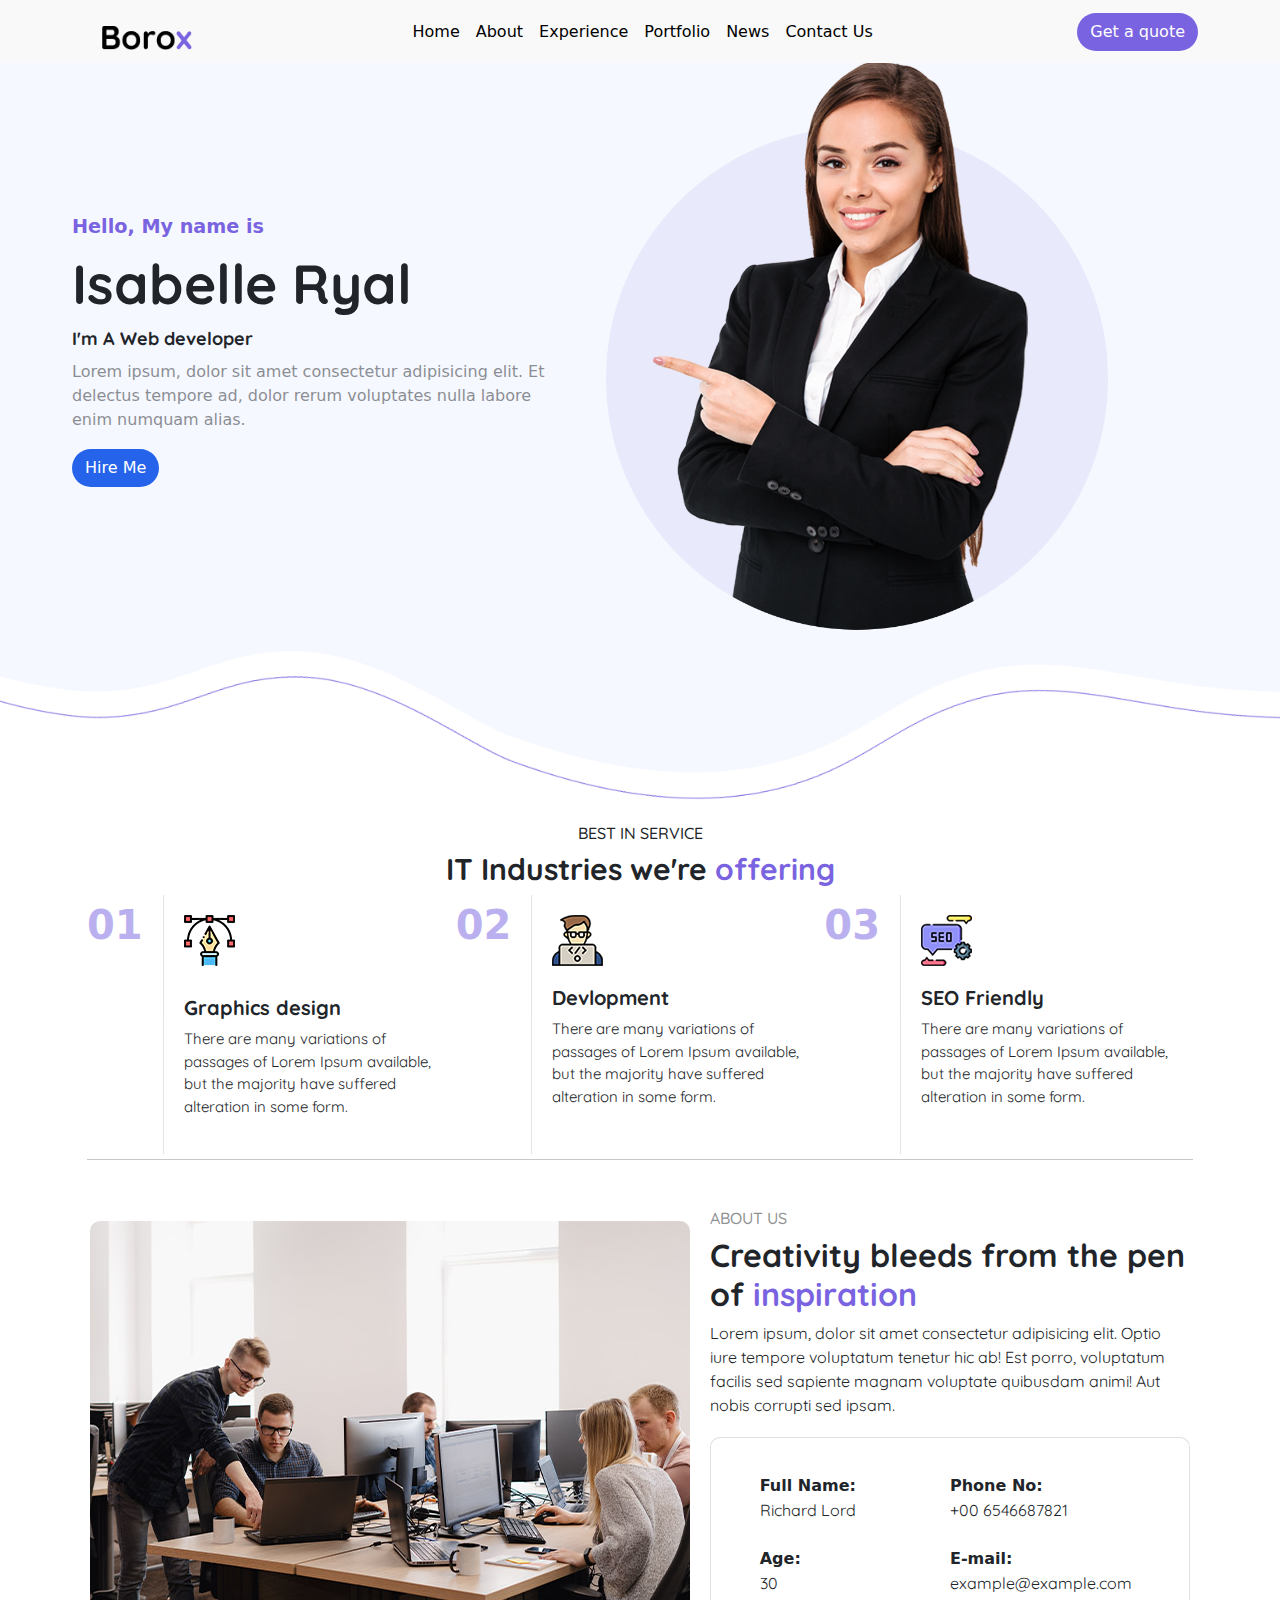
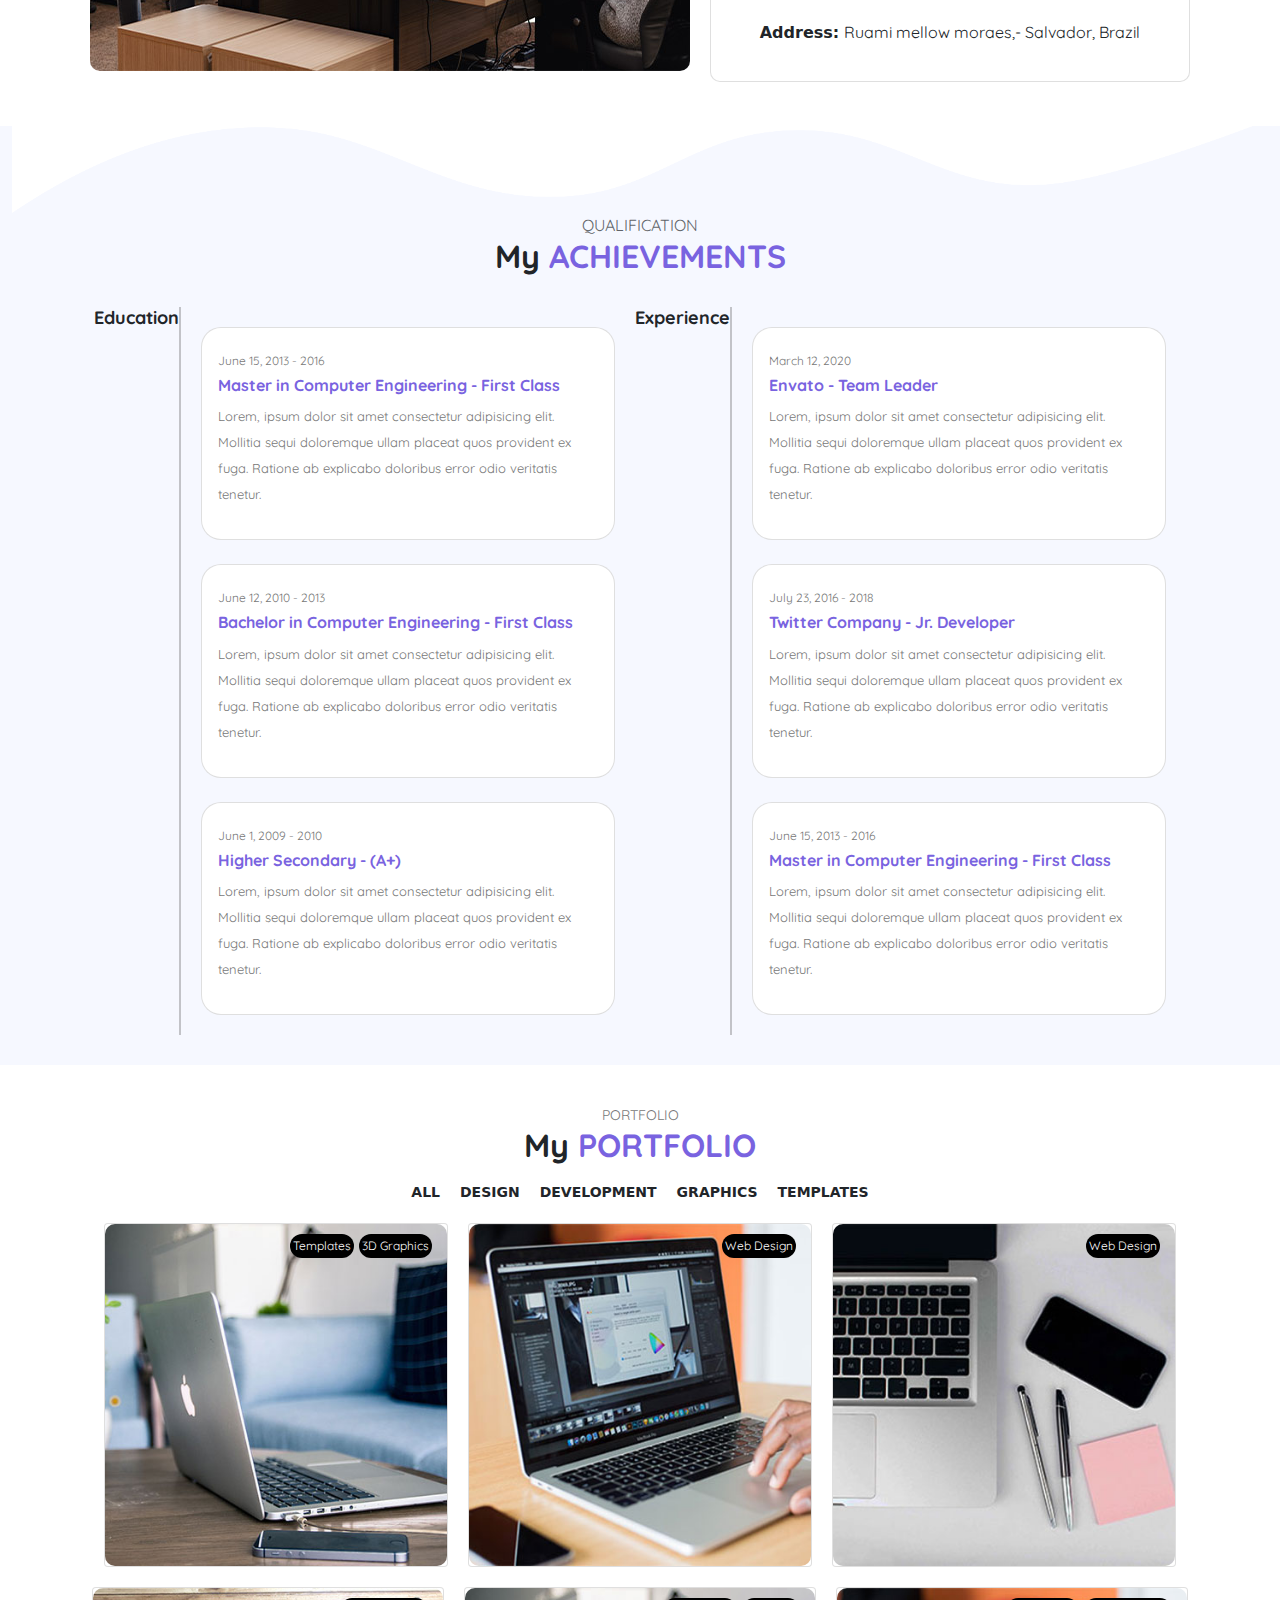
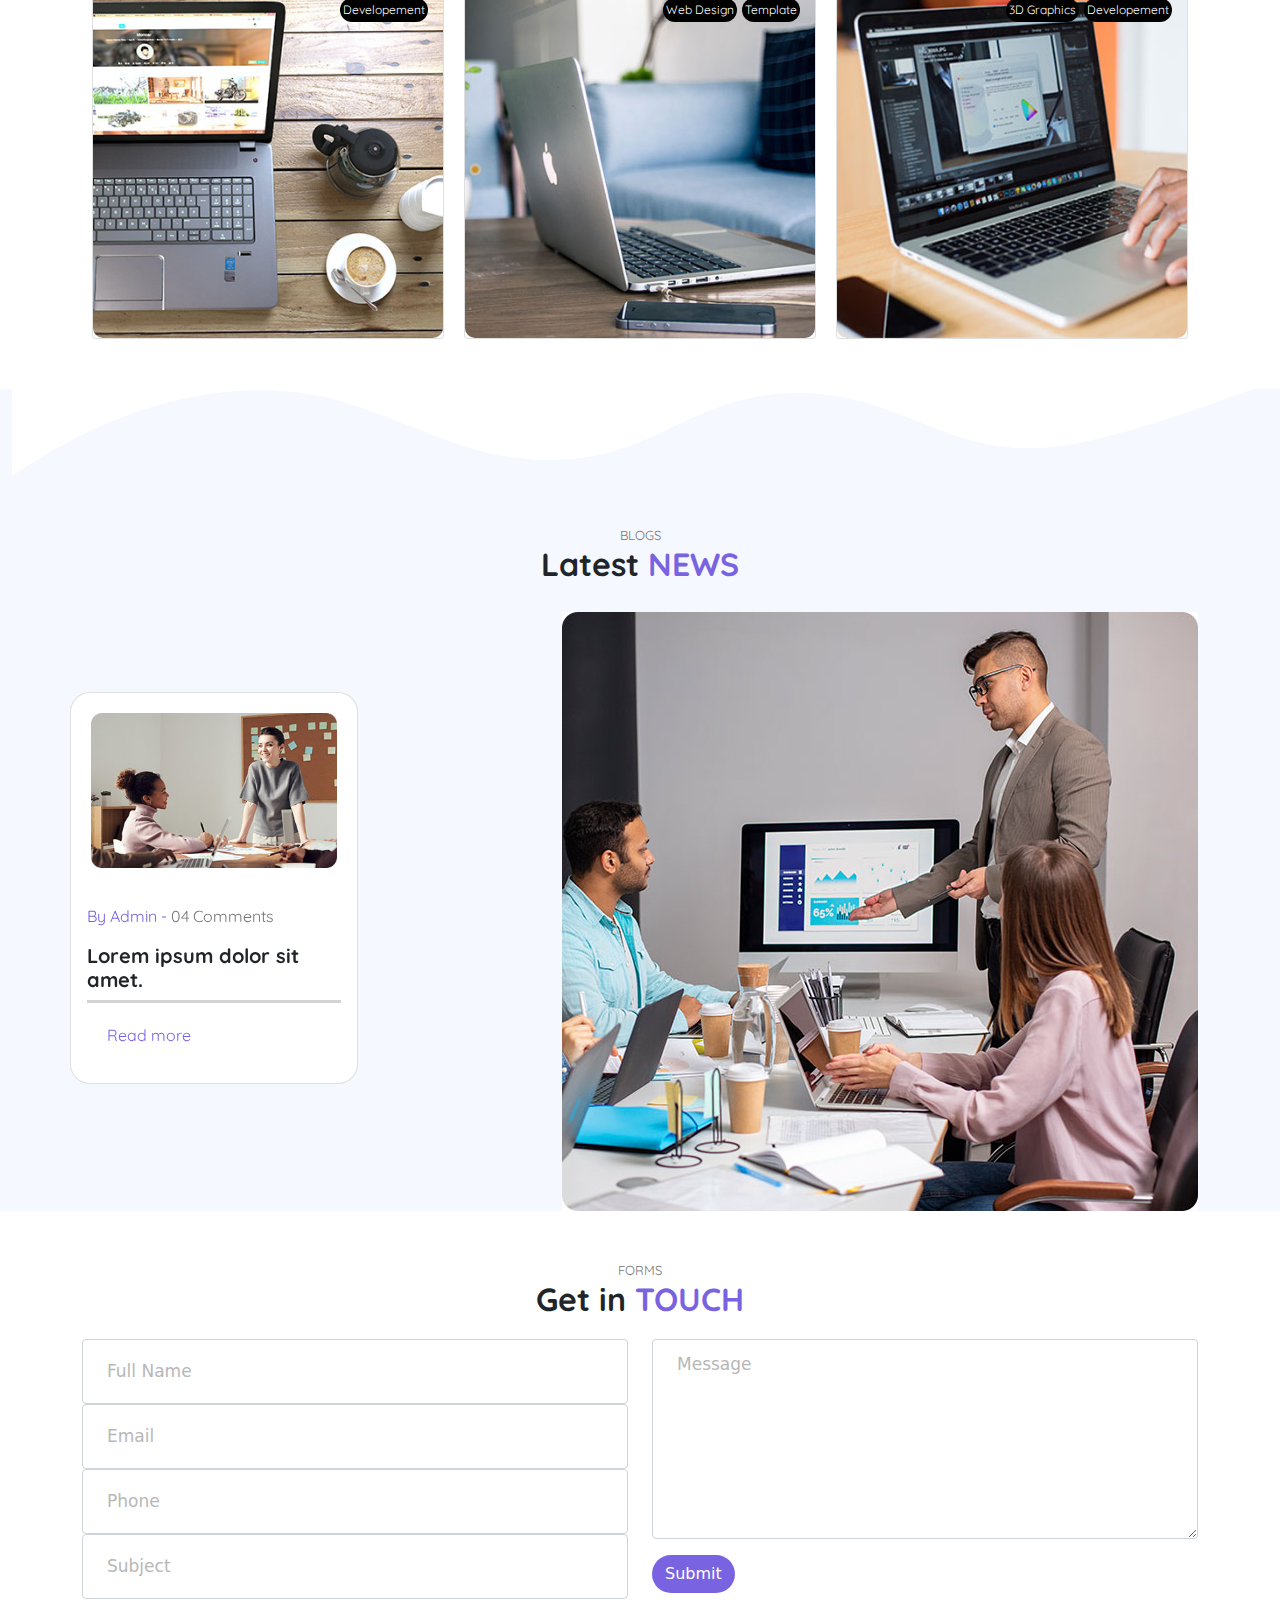
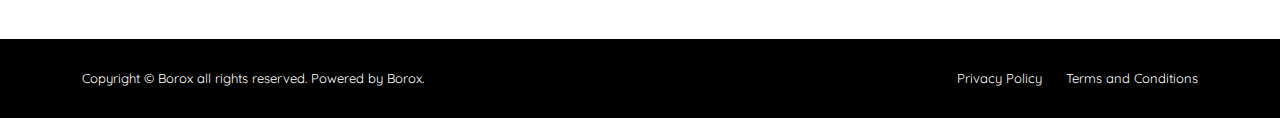
<file: homepage.html>
<!DOCTYPE html>
<html lang="en">
<head>
    <meta charset="UTF-8">
    <meta name="viewport" content="width=device-width, initial-scale=1.0">
    <link rel="stylesheet" href="/css/bootstrap.css">
    <link rel="stylesheet" href="homepage.css">

    <!--font-->
    <link rel="preconnect" href="https://fonts.googleapis.com">
<link rel="preconnect" href="https://fonts.gstatic.com" crossorigin>
<link href="https://fonts.googleapis.com/css2?family=Kenia&family=Poppins:wght@300&family=Quicksand:wght@600&display=swap" rel="stylesheet">

  <!--montezerra-->
  <link rel="preconnect" href="https://fonts.googleapis.com">
<link rel="preconnect" href="https://fonts.gstatic.com" crossorigin>
<link href="https://fonts.googleapis.com/css2?family=Kenia&family=Montserrat:wght@100&family=Poppins:wght@300&family=Quicksand:wght@600&display=swap" rel="stylesheet">

    <title>Homepage</title>
</head>

<body class="background-color: rgb(246 248 255 / var(--tw-bg-opacity))">

    <header>
        <!--navigation bar-->
        <nav class="navbar navbar-expand-lg bg-body-tertiary fixed-top" style="background-color: rgb(249, 249, 249);">
          <div class="container">
            <a class="navbar-brand" href="#">
              <img src="./logo borox.png" alt="Logo" width="90" height="24" class="d-inline-block align-text-top">
            </a>
            <button class="navbar-toggler" type="button" data-bs-toggle="collapse" data-bs-target="#navbarNav" aria-controls="navbarNav" aria-expanded="false" aria-label="Toggle navigation">
              <span class="navbar-toggler-icon"></span>
            </button>
            <div class="collapse navbar-collapse" id="navbarNav">
              <ul class="navbar-nav">
                <li class="nav-item">
                  <a class="nav-link active" aria-current="page" href="#home">Home</a>
                </li>
                <li class="nav-item">
                  <a class="nav-link" href="#about">About</a>
                </li>
                <li class="nav-item">
                  <a class="nav-link" href="#experience">Experience</a>
                </li>
                <li class="nav-item">
                  <a class="nav-link" href="#portfolio">Portfolio</a>
                </li>
                <li class="nav-item">
                  <a class="nav-link" href="#news">News</a>
                </li>
                <li class="nav-item">
                  <a class="nav-link" href="#contact">Contact Us</a>
                </li>  
              </ul>
            </div>

            <!-- navbar button-->
            <div class="ml-auto">
              <button type="button" class="btn btn-pill btn-get-quote" style="--bs-btn-padding-y: .25rem; --bs-btn-padding-x: .5rem; --bs-btn-font-size: .75rem;">
                  Get a quote
              </button>
            </div>
          </div>
        </nav>
      </header>
      <main>
        <!--home content-->
        <div style="background-color: #f6f8ff;">
        <div class="container txt-img-container" id="home" style="margin-left: 20px; line-height: 2.5;">
          <div class="container txt-container">
          <span style="color:#7963e0; font-weight: bold; font-size: larger;">Hello, My name is</span>
          <br>
          <h1 class="isa-style" style="font-size: 55px;">Isabelle Ryal</h1>
          <h2 class="isa-style" style="font-size: large; line-height: 1.5;">I'm A Web developer</h2>
          <p class="text-wrap" style="line-height: 1.5; color: light; opacity: 0.5;">Lorem ipsum, dolor sit amet consectetur adipisicing elit. Et delectus tempore ad, dolor rerum voluptates nulla labore enim numquam alias.</p>
          <button type="button" class="btn btn-custom">Hire Me</button>
        </div>
          <div class="img-container">
            <img src="./girl.png" style="max-width: 100%;" class="girl" alt="">
          </div>
        </div>
        <img src="./hero-shape.png" style="max-width: 100%;" alt="">
      </div>
        
        <br>

        <!-- the second part of the homepage -->
        <!-- headings -->
        <section>
          <div class="container">
            <h6 class="mont" style="text-align: center;">BEST IN SERVICE</h6>
            <h2 style="text-align: center; font-size: 30px;" class="isa-style">IT Industries we're <span style="color: #7963e0;" class="isa-style">offering</span></h2> 

            <!-- box elements -->
            <div class="section">
                <div class="num">01</div>
                <div class="box">
                  <img src="./graphic icon 1.png" alt="">
                    <div style="margin-top: 20px;">
                      <h2 class="isa-style" style="font-size: 20px;">Graphics design</h2>
                      <p class="mont" style="font-size: 15px;">There are many variations of passages of Lorem Ipsum available, but the majority have suffered alteration in some form.</p>
                    </div>
                </div>
          
              <div class="num">02</div>
              <div class="box">
                  <img src="./mancom icon 2.png" alt="">
                  <div style="margin-top: 10px;">
                    <h2 class="isa-style" style="font-size: 20px;">Devlopment</h2>
                    <p class="mont" style="font-size: 15px;">There are many variations of passages of Lorem Ipsum available, but the majority have suffered alteration in some form.</p>
                  </div>
              </div>
          
              <div class="num">03</div>
              <div class="box">
                 <img src="./seo icon 3.png" alt="">
                  <div style="margin-top: 10px;">
                  <h2 class="isa-style" style="font-size: 20px;">SEO Friendly</h2>
                  <p class="mont" style="font-size: 15px;">There are many variations of passages of Lorem Ipsum available, but the majority have suffered alteration in some form.</p>
                  </div>
              </div>
          </div>

          </div>
        </section>
        <br>
        <section id="about" class="container rounded-section">
          <img src="./people.jpg" id="peeps" style="max-width: 100%;" alt="people" class="rounded-image"><br>
          <div class="text-content">
              <h6 class="mont" style="text-align: left; opacity: 0.5;">ABOUT US</h6>
              <h2 class="isa-style">Creativity bleeds from the pen of <span style="color: #7963e0;">inspiration</span></h2>
              <p class="mont">Lorem ipsum, dolor sit amet consectetur adipisicing elit. Optio iure tempore voluptatum tenetur hic ab! Est porro, voluptatum facilis sed sapiente magnam voluptate quibusdam animi! Aut nobis corrupti sed ipsam.</p>
      
              <!-- card -->
              <div class="card custom-card rounded-section">
                  <div class="card-body">
                      <div class="custom-flex">
                          <div class="left-section">
                              <div>
                                  <span style="font-weight: bolder;">Full Name:</span> <br>
                                  <span class="mont">Richard Lord</span>
                              </div>
                              <br>
                              <div>
                                  <span style="font-weight: bolder;">Age:</span> <br>
                                  <span class="mont">30</span>
                              </div>
                              <br>
                          </div>
                          <div class="right-section">
                              <div>
                                  <span style="font-weight: bolder;">Phone No:</span> <br>
                                  <span class="mont">+00 6546687821</span>
                              </div>
                              <br>
                              <div>
                                  <span style="font-weight: bolder;">E-mail:</span>
                                  <span class="mont">example@example.com</span>
                              </div>
                              <br>
                          </div>
                          
                      </div>
                      <div>
                        <span style="font-weight: bolder;">Address:</span>
                              <span class="mont">Ruami mellow moraes,- Salvador, Brazil</span>
                      </div>
                  </div>
              </div>
          </div>
      </section>
      <br>

      <!-- Experience -->
<section class="container-fluid" style="background-color: #f6f8ff; position: relative;">
  <img src="./bg-shape.png" style="max-width: 100%;" alt="">

  <div class="container" >
    <span class="center-container mont" style="opacity: 0.7;">QUALIFICATION</span>
    <h2 class="isa-style" style="text-align: center;">My <span class="isa-style" style="color: #7963e0; text-transform: uppercase;">achievements</span></h2>
    <br>

    <!-- grid -->
    <!-- right part -->
    <div class="container custom-flex" id="experience" style="padding-bottom: 30px;">
      <!-- part right -->
      <h2 class="isa-style" style="font-size: large;">Education</h2> <br>
      <div class="dived">
        <div class="card round">
          <div class="card-body">
            <span class="mont eduheadsm">June 15, 2013 - 2016</span>
            <h4 class="eduhead isa-style">Master in Computer Engineering <span> - First Class</span></h4>
            <p class="mont edup">Lorem, ipsum dolor sit amet consectetur adipisicing elit. Mollitia sequi doloremque ullam placeat quos provident ex fuga. Ratione ab explicabo doloribus error odio veritatis tenetur.</p>
          </div>
        </div>
        <br>
        <div class="card round">
          <div class="card-body">
            <span class="mont eduheadsm">June 12, 2010 - 2013</span>
            <h4 class="eduhead isa-style">Bachelor in Computer Engineering <span> - First Class</span></h4>
            <p class="mont edup">Lorem, ipsum dolor sit amet consectetur adipisicing elit. Mollitia sequi doloremque ullam placeat quos provident ex fuga. Ratione ab explicabo doloribus error odio veritatis tenetur.</p>
          </div>
        </div>
        <br>
        <div class="card round">
          <div class="card-body">
            <span class="mont eduheadsm">June 1, 2009 - 2010</span>
            <h4 class="eduhead isa-style">Higher Secondary <span> - (A+)</span></h4>
            <p class="mont edup">Lorem, ipsum dolor sit amet consectetur adipisicing elit. Mollitia sequi doloremque ullam placeat quos provident ex fuga. Ratione ab explicabo doloribus error odio veritatis tenetur.</p>
          </div>
        </div>
      </div>

      <br>
      <!-- part left -->
      <h2 class="isa-style" style="font-size: large;">Experience</h2> <br>
      <div class="dived">
        <div class="card round">
          <div class="card-body">
            <span class="mont eduheadsm">March 12, 2020</span>
            <h4 class="eduhead isa-style">Envato  <span>- Team Leader</span></h4>
            <p class="mont edup">Lorem, ipsum dolor sit amet consectetur adipisicing elit. Mollitia sequi doloremque ullam placeat quos provident ex fuga. Ratione ab explicabo doloribus error odio veritatis tenetur.</p>
          </div>
        </div>
        <br>
        <div class="card round">
          <div class="card-body">
            <span class="mont eduheadsm">July 23, 2016 - 2018</span>
            <h4 class="eduhead isa-style">Twitter Company <span> - Jr. Developer</span></h4>
            <p class="mont edup">Lorem, ipsum dolor sit amet consectetur adipisicing elit. Mollitia sequi doloremque ullam placeat quos provident ex fuga. Ratione ab explicabo doloribus error odio veritatis tenetur.</p>
          </div>
        </div>
        <br>
        <div class="card round">
          <div class="card-body">
            <span class="mont eduheadsm">June 15, 2013 - 2016</span>
            <h4 class="eduhead isa-style">Master in Computer Engineering <span> - First Class</span></h4>
            <p class="mont edup">Lorem, ipsum dolor sit amet consectetur adipisicing elit. Mollitia sequi doloremque ullam placeat quos provident ex fuga. Ratione ab explicabo doloribus error odio veritatis tenetur.</p>
          </div>
        </div>
      </div>
    </div>
  </div>
</section>

<!-- Portfolio -->

<div class="container" id="portfolio" style="margin-top: 40px;">
  <span class="center-container mont edup" style="font-size: 14px;">PORTFOLIO</span>
  <h2 class="isa-style" style="text-align: center;">My <span class="isa-style" style="color: #7963e0;">PORTFOLIO</span></h2>

  <!-- list of nav -->
  <ul class="hori-ul">
    <li class="hori-li hori-li:hover">All</li>
    <li class="hori-li hori-li:hover">Design</li>
    <li class="hori-li hori-li:hover">Development</li>
    <li class="hori-li hori-li:hover">Graphics</li>
    <li class="hori-li hori-li:hover">Templates</li>
  </ul>

  <!-- the card grid -->
  <div class="container custom-flex">
    <div class="card text-bg-dark custom-card2">
      <img src="./img-1.jpg" class="card-img rounded-image" alt="...">
      <div class="card-img-overlay end-container">
        <span class="super mont">3D Graphics</span>
        <span class="super mont">Templates</span>
      </div>
    </div>

    <div class="card text-bg-dark custom-card2">
      <img src="./img-2.jpg" class="card-img rounded-image" alt="...">
      <div class="card-img-overlay end-container">
        <span class="super mont">Web Design</span>
      </div>
    </div>

    <div class="card text-bg-dark custom-card2">
      <img src="./img-3.jpg" class="card-img rounded-image" alt="...">
      <div class="card-img-overlay end-container">
        <span class="super mont">Web Design</span>
      </div>
    </div>
  </div>
</div>

<div class="container custom-flex" style="margin-bottom: 40px;">
  <div class="card text-bg-dark custom-card2">
    <img src="./img-4.jpg" class="card-img rounded-image" alt="...">
    <div class="card-img-overlay end-container">
      <span class="super mont">Developement</span>
    </div>
  </div>

  <div class="card text-bg-dark custom-card2">
    <img src="./img-1.jpg" class="card-img rounded-image" alt="...">
    <div class="card-img-overlay end-container">
      <span class="super mont">Template</span>
      <span class="super mont">Web Design</span>
    </div>
  </div>

  <div class="card text-bg-dark custom-card2">
    <img src="./img-2.jpg" class="card-img rounded-image" alt="...">
    <div class="card-img-overlay end-container">
      <span class="super mont">Developement</span>
      <span class="super mont">3D Graphics</span>
    </div>
  </div>
</div>
</div>

<!-- news page -->
<div class="container-fluid" id="news" style="background-color: #f6f8ff;">
  <img src="./bg-shape.png" style="max-width: 100%;" alt="">
  <div class="container" style="margin-top: 50px;">
    <span class="mont center-container edup">BLOGS</span>
    <h2 class="isa-style" style="text-align: center;">Latest <span style="color: #7963e0;">NEWS</span></h2>
  </div>
  <!-- image carrousel -->
  <div class="container custom-flex" style="position: relative;">
    <img src="./main man.jpg" style="max-width: 100%; margin-left: auto; margin-top: 20px;" alt="">
 

    <!-- carousel -->
    <div id="carouselExampleSlidesOnly" class="carousel slide" data-bs-ride="carousel" style="z-index: 1; position: absolute; top: 100px; left:0; width: 50%;">
      <div class="carousel-inner">
        <div class="carousel-item active">


          <div class="card" style="width: 18rem; border-radius: 20px;">
            <img src="./front grl 1.jpg" class="card-img-top" style="padding: 20px;" alt="...">
            <div class="card-body">
              <p class="card-text mont" style="color: #7963e0;">By Admin - <span class="mont" style="color: #777777;">04 Comments</span></p>
              <h5 class="card-title isa-style" style="font-weight: bold;">Lorem ipsum dolor sit amet.</h5>
              <div class="mont" style="border-top: solid #77777750; padding: 20px; color: #7963e0;">
                Read more
              </div>
            </div>
          </div>
        </div>
      </div>
        
        
        <div class="carousel-item">

          <div class="card" style="width: 18rem; border-radius: 20px;">
            <img src="./front grl 1.jpg" class="card-img-top" style="padding: 20px;" alt="...">
            <div class="card-body">
              <p class="card-text mont" style="color: #7963e0;">By Admin - <span class="mont" style="color: #777777;">04 Comments</span></p>
              <h5 class="card-title isa-style" style="font-weight: bold;">Lorem ipsum dolor sit amet.</h5>
              <div class="mont" style="border-top: solid #77777750; padding: 20px; color: #7963e0;">
                Read more
              </div>
            </div>
          </div>
        </div>

        </div>
      </div>
    </div>
  </div>
</div>

<!-- contact us page -->
<div class="container" id="contact" style="margin-top: 50px;">
  <span class="mont center-container edup">FORMS</span>
  <h2 class="isa-style" style="text-align: center;">Get in <span style="color: #7963e0;">TOUCH</span></h2>
</div>

<div class="container" style="margin-top: 20px;  margin-bottom: 40px;">
  <div class="row custom-row">
    <!-- Left Column -->
    <div class="col-md-6">
      <div>
        <input type="text" class="form-control" id="fullname" placeholder="Full Name">
      </div>

      <div>
        <input type="email" class="form-control" id="email" placeholder="Email">
      </div>

      <div>
        <input type="tel" class="form-control" id="number" placeholder="Phone">
      </div>

      <div>
        <input type="text" class="form-control" id="subject" placeholder="Subject">
      </div>
    </div>
    
    <!-- Right Column -->
    <div class="col-md-6">
      <div class="mb-3">
        <textarea class="form-control" style="height: 200px;" id="message" rows="5" placeholder="Message"></textarea>
      </div>
      <button type="submit" class="btn btn-get-quote">Submit</button>
    </div>
  </div>
</div>
</main>

<footer class="footer">
  <div class="container custom-flex mont">
    <div>
      Copyright © Borox all rights reserved. Powered by Borox.
    </div>
    <div>
      <a href="javascript:void(0)" style="text-decoration: none; margin-right: 20px;" class="pr-30 text-white hover:text-white">Privacy Policy</a>
      <a href="javascript:void(0)" style="text-decoration: none;" class="text-white hover:text-white">Terms and Conditions</a>
    </div>
  </div>
</footer>

      
   
    <!--js link-->

    <script src="https://cdn.jsdelivr.net/npm/@popperjs/core@2.11.8/dist/umd/popper.min.js" integrity="sha384-I7E8VVD/ismYTF4hNIPjVp/Zjvgyol6VFvRkX/vR+Vc4jQkC+hVqc2pM8ODewa9r" crossorigin="anonymous"></script>

    <script src="/js/bootstrap.js"></script>
</body>
</html>
</file>
<file: homepage.css>
/*logo*/
.navbar-brand img {
    margin-left: 20px;
    margin-top: 10px;
}
.navbar-nav {
    margin: 0 auto;
}
.navbar-nav .nav-item {
    text-align: center;
}
.navbar-nav .nav-link {
    color: black;
}


    /*button navbar*/
.btn-get-quote {
      border-radius: 50px; /* This makes the button pill-shaped */
      background-color:#7963e0 ;
      color: white;
}

/*buton hire me*/
.btn-custom {
    background-color:#2563EB;
    border-radius: 50px;
    color: white;
}
 
    /*name 1st part*/
.isa-style {
    font-family: 'Kenia', sans-serif;
font-family: 'Poppins', sans-serif;
font-family: 'Quicksand', sans-serif;
font-weight: bolder;
}

    /*text and image flex part in the home page*/
.txt-img-container {
    display: flex;
  align-items: center; 
}

    /*text flex part in the home page*/
.txt-container {
    flex: 1;
    padding-left: 40px;
    margin-top: 40px;
}

    /*image flex part in the home page*/
.img-container {
    flex: 1; /* Take up remaining space */
  text-align: right; /* Align content to the right */
  padding-left: 20px; /* Add some space between text and image */
  padding-right: 40px;
}

.girl {
    max-width: 100%; /* Ensure the image doesn't exceed its container width */
    height: auto; /* Maintain the image's aspect ratio */
    margin-top: 60px;
  }

  /* to hide the girl */
  @media (max-width: 770px) {
    .img-container {
        display: none;
    }
}

  /*montserrat font*/
  .mont {
    font-family: 'Kenia', sans-serif;
    font-family: 'Montserrat', sans-serif;
    font-family: 'Poppins', sans-serif;
    font-family: 'Quicksand', sans-serif;
    font-weight: 100px;
  }

  /*for the second part of homepage*/
  .section {
            display: flex;
            justify-content: space-between;
            margin: 5px;
            border-bottom: 1px solid #51505050;
            padding-bottom: 5px;
        }

        /* to allign vertically when screen get smaller */
        @media (max-width: 1020px) {
          .section {
              flex-direction: column; /* Stack items vertically */
              align-items: center; /* Center-align items horizontally */
              text-align: center; /* Center-align text */
          }
      }

        .box {
            /*border-right: 1px solid #515050;*/
            padding: 20px;
            width: 100%;
        }

        .box img {
            max-width: 100%;
            height: auto;
            margin-bottom: 10px;
        }
        .num {
            border-right: 1px solid #51505050;
            font-size: 40px;
            color:#7963e0;
            opacity: 0.5;
            font-weight: bold;
            padding-right: 20px;
        }

        .custom-card {
            flex: 1;
            max-width: 800px;
            border-radius: 10px;
            margin-top: 20px;
        }

        .rounded-section {
            display: flex;
            align-items: center;
            justify-content: space-between;
            padding: 20px;
        }

        /* to align about us vertically on responsiveness*/
        @media (max-width: 1020px) {
          #about {
              flex-direction: column; /* Stack items vertically */
              align-items: center; /* Center-align items horizontally */
              text-align: left; /* Center-align text */
          }
      }

      /* to align qualifications vertically on responsiveness  */
      @media (max-width: 1020px) {
        #experience {
            flex-direction: column; /* Stack items vertically */
            align-items: left; /* Center-align items horizontally */
            text-align: left; /* Center-align text */
        }
    }

        .rounded-image {
            flex: 1;
            border-radius: 10px; /* Adjust the value to control the roundness of the corners */
            max-width: 100%;
            margin-right: 20px;
        }


        .text-content {
            flex: 1;
            max-width: 800px; /* Adjust the max-width of the paragraph container */
        }

                
        .left-section,
        .right-section {
            flex: 1; /* Each section takes up equal width */
        }

        .custom-flex {
            display: flex;
            justify-content: space-between;
        }
        

        /* the things in qualifications */

        /* to centre a span */
        .center-container {
            display: flex;
            flex-direction: column;
            align-items: center;
            text-align: center;
          }

          /* div of education */
          .dived {
            border-left: 2px solid #51505050;
            padding: 20px;
          }

          /* card pill */
          .round {
            border-radius: 20px;
            line-height: 2;
            position: relative;
            
          }

          /* adding the arrow */
          /* .pointer-image {
            position: absolute;
            left: -20px; 
            top: 50%;
            transform: translateY(-50%);
            z-index: 1;
            height: 30px;
            width: 10px;
          } */

          /* style for headings in the education */
          .eduhead {
            font-size: 16px;
            color:#7963e0 ;
          }

          .eduheadsm {
            font-size: 12px;
            color: #777777;
          }

          .edup {
            font-size: 13px;
            color: #777777;
          }

          /* horizontal ul */
          .hori-ul {
            list-style-type: none;
            padding: 0;
            margin: 0;
            display: flex;
            justify-content: center; /* Center-align the list items horizontally */
            align-items: center; /* Center-align vertically within the container */
          
          }
      
          .hori-li {
            text-align: center;
            padding: 10px;
            text-transform: uppercase;
            font-size: 14px;
            font-weight: 600;
          }

          /* hover to blue */
          .hori-li:hover {
            color: #7963e0; /* Change the font color to blue on hover */
        }

        /* to wrap the images according to screen width */
        @media (max-width: 1020px) {
          #port {
            flex-wrap: wrap; /* Allow items to wrap onto multiple lines */
          }
        }

        #crd {
          width: calc(50% - 20px); /* Two cards in a row with 20px spacing */
          margin-bottom: 20px; /* Adjust as needed */
        }
      
        @media (max-width: 750px) {
          #crd {
            width: calc(100% - 20px); /* Full width for one card with 20px spacing */
          }
        }

        /* the superscripts of images in portfolio */
        .super {
            border-radius: 20px;
            background-color: black;
            color: white;
            padding: 3px;
            font-size: 12px;
            margin-right: 5px;
        }

        .end-container {
            display: flex;
            flex-direction: row-reverse; /* Align children in reverse order (right to left) */
            align-items: flex-start; /* Align items at the top vertically */
            text-align: end;
            position: absolute; /* Position the container absolutely */
            top: 0;
            right: 0;
            padding: 10px; /* Add padding as needed */
          }

          .custom-card2 {
            margin: 10px;
          }
        
          /* the card on hover */
          .hovercard {
            background-color: #000000;
            opacity: 0.5;
            color: white;
            
          }

          /* row in contact */
          .custom-row .form-control {
            height: 65px;
          }

          /* Custom styles for placeholder text */
        .custom-row .col-md-6 .form-control::placeholder,
        .custom-row .col-md-6 textarea::placeholder {
          font-size: 17px; /* Adjust the font size */
          opacity: 0.7;
          color: #999;    /* Adjust the color */
          padding: 6px 12px;   /* Adjust the padding */
        /* Add any other styles you want to customize */
}

/* footer  */
.footer{
  background-color: #000000;
  color: white;
  padding: 30px;
  font-size: 13px;
}

/* footer links */
.text-white {
  color: white;
}

/* to skew the image */
.card2 {
  position: relative;
  overflow: hidden;
  transition: transform 0.3s;
}

.card2-img {
  width: 100%;
  height: auto;
  transition: transform 0.3s;
}

.card2:hover img {
  transform: rotate(-12deg) scale(1.2);
}
</file>
